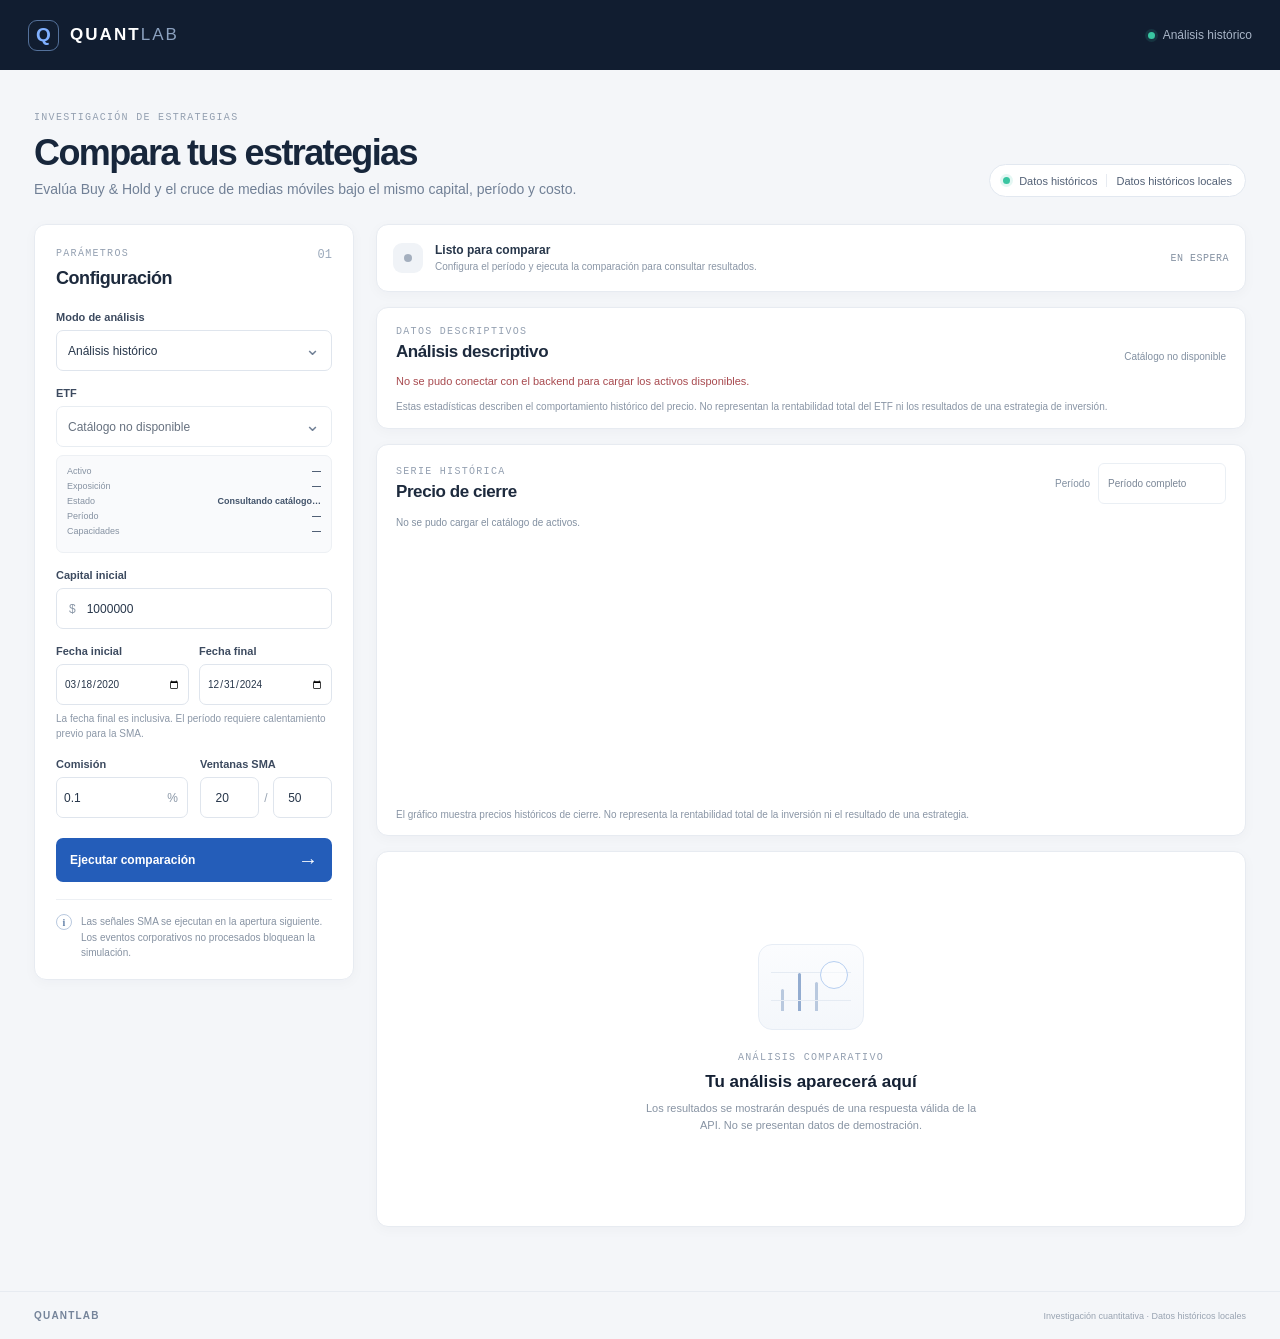
<file: tp-final/frontend/index.html>
<!doctype html>
<html lang="es">
  <head>
    <meta charset="utf-8">
    <meta name="viewport" content="width=device-width, initial-scale=1">
    <meta name="theme-color" content="#101a2b">
    <meta name="description" content="Comparador de estrategias históricas de inversión de QUANTLAB.">
    <title>QUANTLAB · Comparador de estrategias</title>
    <link rel="stylesheet" href="styles.css">
    <script src="app.js" defer></script>
  </head>
  <body>
    <div class="app-shell">
      <header class="topbar">
        <a class="brand" href="#inicio" aria-label="QUANTLAB, inicio">
          <span class="brand-mark" aria-hidden="true">Q</span>
          <span class="brand-name">QUANT<span>LAB</span></span>
        </a>
        <div class="topbar-meta">
          <span class="environment-dot" aria-hidden="true"></span>
          <span id="mode-indicator-label">Análisis histórico</span>
        </div>
      </header>

      <main id="inicio" class="page-content">
        <section class="page-intro" aria-labelledby="page-title">
          <div>
            <p class="eyebrow">INVESTIGACIÓN DE ESTRATEGIAS</p>
            <h1 id="page-title">Compara tus estrategias</h1>
            <p class="intro-copy">Evalúa Buy &amp; Hold y el cruce de medias móviles bajo el mismo capital, período y costo.</p>
          </div>
          <div class="market-pill" aria-live="polite" aria-label="Fuente de datos seleccionada">
            <span class="market-pulse"></span>
            <span id="source-indicator-main">Dataset</span>
            <span class="pill-divider"></span>
            <span id="source-indicator-detail">Consultando catálogo…</span>
            <span id="source-indicator-scenario" class="source-indicator-scenario" hidden></span>
          </div>
        </section>

        <section class="workspace" aria-label="Configuración y resultados de la comparación">
          <aside class="config-panel panel" aria-labelledby="config-title">
            <div class="panel-heading">
              <div>
                <p class="eyebrow">PARÁMETROS</p>
                <h2 id="config-title">Configuración</h2>
              </div>
              <span class="step-number">01</span>
            </div>

            <form id="comparison-form" novalidate>
              <label class="field-label" for="analysis-mode">Modo de análisis</label>
              <div class="select-wrap">
                <select id="analysis-mode" name="analysis_mode">
                  <option value="historical">Análisis histórico</option>
                  <option value="experimental">Comparación experimental</option>
                </select>
                <span class="select-chevron" aria-hidden="true">⌄</span>
              </div>

              <label id="dataset-select-label" class="field-label" for="dataset-id">ETF</label>
              <div class="select-wrap">
                <select id="dataset-id" name="dataset_id" required>
                  <option value="">Cargando catálogo…</option>
                </select>
                <span class="select-chevron" aria-hidden="true">⌄</span>
              </div>
              <div id="dataset-catalog-info" class="dataset-catalog-info" aria-live="polite" data-historical-only>
                <p><span>Activo</span><strong id="dataset-instrument">—</strong></p>
                <p><span>Exposición</span><strong id="dataset-exposure">—</strong></p>
                <p><span>Estado</span><strong id="dataset-validation-status">Consultando catálogo…</strong></p>
                <p><span>Período</span><strong id="dataset-available-period">—</strong></p>
                <p><span>Capacidades</span><strong id="dataset-capabilities">—</strong></p>
                <p id="dataset-validation-note"></p>
              </div>

              <div data-experimental-only hidden>
                <label class="field-label" for="synthetic-scenario">Escenario sintético</label>
                <div class="select-wrap">
                  <select id="synthetic-scenario" name="scenario">
                    <option value="uptrend">Tendencia alcista</option>
                    <option value="sideways">Mercado lateral</option>
                    <option value="high_volatility">Alta volatilidad</option>
                  </select>
                  <span class="select-chevron" aria-hidden="true">⌄</span>
                </div>
                <label class="field-label" for="session-count">Sesiones evaluadas</label>
                <input id="session-count" name="session_count" type="number" min="2" max="2000" step="1" value="252" required>
              </div>

              <label class="field-label" for="initial-capital">Capital inicial</label>
              <div class="input-with-prefix">
                <span aria-hidden="true">$</span>
                <input id="initial-capital" name="initial_capital" type="number" min="0.01" step="any" value="1000000" required>
              </div>

              <div class="field-row" data-historical-only>
                <div>
                  <label class="field-label" for="evaluation-start">Fecha inicial</label>
                  <input id="evaluation-start" name="evaluation_start" type="date" value="2020-03-18" required>
                </div>
                <div>
                  <label class="field-label" for="evaluation-end">Fecha final</label>
                  <input id="evaluation-end" name="evaluation_end" type="date" value="2024-12-31" required>
                </div>
              </div>
              <p class="field-hint" data-historical-only>La fecha final es inclusiva. El período requiere calentamiento previo para la SMA.</p>

              <div class="field-row compact-row">
                <div>
                  <label class="field-label" for="transaction-cost">Comisión</label>
                  <div class="input-with-suffix">
                    <input id="transaction-cost" name="transaction_cost_rate" type="number" min="0" max="99.99" step="0.01" value="0.1" required>
                    <span>%</span>
                  </div>
                </div>
                <div class="sma-fields">
                  <label class="field-label" for="short-window">Ventanas SMA</label>
                  <div class="window-inputs">
                    <input id="short-window" name="short_window" type="number" min="1" step="1" value="20" aria-label="Ventana corta SMA" required>
                    <span aria-hidden="true">/</span>
                    <input id="long-window" name="long_window" type="number" min="2" step="1" value="50" aria-label="Ventana larga SMA" required>
                  </div>
                </div>
              </div>
              <p id="form-error" class="form-error" role="alert" hidden></p>

              <button id="run-button" class="primary-button" type="submit">
                <span class="button-label">Ejecutar comparación</span>
                <span class="button-arrow" aria-hidden="true">→</span>
              </button>
            </form>

            <div class="model-note">
              <span class="note-icon" aria-hidden="true">i</span>
              <p>Las señales SMA se ejecutan en la apertura siguiente. Los eventos corporativos no procesados bloquean la simulación.</p>
            </div>
          </aside>

          <div class="results-column">
            <section class="status-panel panel" aria-live="polite" aria-atomic="true">
              <div id="connection-indicator" class="connection-indicator idle" aria-hidden="true"><span></span></div>
              <div class="status-copy">
                <p id="status-title" class="status-title">Listo para comparar</p>
                <p id="status-message" class="status-message">Configura el período y ejecuta la comparación para consultar resultados.</p>
              </div>
              <span id="status-tag" class="status-tag">EN ESPERA</span>
            </section>

            <section id="historical-summary" class="historical-summary panel" aria-labelledby="historical-summary-title">
              <div class="section-heading">
                <div><p class="eyebrow">DATOS DESCRIPTIVOS</p><h2 id="historical-summary-title">Análisis descriptivo</h2></div>
                <span id="summary-status" class="summary-status" role="status">Consultando dataset…</span>
              </div>
              <p id="summary-error" class="summary-error" role="alert" hidden></p>
              <p id="summary-period-note" class="summary-period-note" hidden></p>
              <div id="summary-values" class="summary-grid" hidden>
                <article><span>Sesiones</span><strong id="summary-sessions">—</strong><small id="summary-dates">—</small></article>
                <article><span>Precio Close</span><strong id="summary-prices">—</strong><small>Inicial → final · USD</small></article>
                <article><span>Variación del precio</span><strong id="summary-change">—</strong><small>Close inicial a final</small></article>
                <article><span>Volatilidad anualizada</span><strong id="summary-volatility">—</strong><small>Rendimientos diarios Close</small></article>
                <article><span>Máximo drawdown</span><strong id="summary-drawdown">—</strong><small>Serie de precios Close</small></article>
                <article><span>Eventos corporativos</span><strong id="summary-events">—</strong><small>Dividendos · splits</small></article>
              </div>
              <p id="summary-unavailable" class="summary-unavailable" hidden></p>
              <p class="summary-disclaimer">Estas estadísticas describen el comportamiento histórico del precio. No representan la rentabilidad total del ETF ni los resultados de una estrategia de inversión.</p>
            </section>

            <section id="historical-price-section" class="historical-price-section panel" data-historical-only aria-labelledby="historical-price-title">
              <div class="section-heading historical-price-heading">
                <div><p class="eyebrow">SERIE HISTÓRICA</p><h2 id="historical-price-title">Precio de cierre</h2></div>
                <label class="price-period-control" for="historical-price-period">
                  <span>Período</span>
                  <select id="historical-price-period" aria-label="Período del gráfico de precios">
                    <option value="3m">3 meses</option>
                    <option value="6m">6 meses</option>
                    <option value="1y">1 año</option>
                    <option value="all" selected>Período completo</option>
                  </select>
                </label>
              </div>
              <p id="historical-price-status" class="historical-price-status" role="status" aria-live="polite">Selecciona un activo con análisis descriptivo disponible.</p>
              <div class="historical-price-chart-wrap">
                <canvas id="historical-price-chart" role="img" aria-label="Gráfico descriptivo del precio de cierre frente a fecha" hidden></canvas>
              </div>
              <p class="historical-price-disclaimer">El gráfico muestra precios históricos de cierre. No representa la rentabilidad total de la inversión ni el resultado de una estrategia.</p>
            </section>

            <div id="error-panel" class="alert-panel error-panel" role="alert" hidden>
              <span class="alert-symbol" aria-hidden="true">!</span>
              <div><h2 id="error-title">No se pudo completar la comparación</h2><p id="error-message"></p></div>
            </div>
            <section id="dataset-analysis" class="alert-panel warning-panel dataset-analysis" role="status" aria-labelledby="analysis-title" hidden>
              <span class="alert-symbol" aria-hidden="true">i</span>
              <div>
                <h2 id="analysis-title">Análisis del dataset</h2>
                <p id="analysis-message"></p>
                <ul id="analysis-details"></ul>
              </div>
            </section>
            <div id="warning-panel" class="alert-panel warning-panel" role="status" hidden>
              <span class="alert-symbol" aria-hidden="true">i</span>
              <div><h2>Advertencia del conjunto de datos</h2><ul id="warning-list"></ul></div>
            </div>

            <section id="empty-state" class="empty-state panel" aria-label="Sin resultados">
              <div class="empty-illustration" aria-hidden="true">
                <span class="empty-line line-one"></span><span class="empty-line line-two"></span><span class="empty-line line-three"></span>
                <span class="empty-orbit"></span>
              </div>
              <p class="eyebrow">ANÁLISIS COMPARATIVO</p>
              <h2>Tu análisis aparecerá aquí</h2>
              <p>Los resultados se mostrarán después de una respuesta válida de la API. No se presentan datos de demostración.</p>
            </section>

            <div id="results" hidden>
              <section class="metrics-section" aria-labelledby="metrics-title">
                <div class="section-heading">
                  <div><p class="eyebrow">RESUMEN DE DESEMPEÑO</p><h2 id="metrics-title">Métricas financieras</h2><p id="results-source-note" class="results-source-note" hidden></p></div>
                  <div class="strategy-switch" role="group" aria-label="Destacar estrategia">
                    <button type="button" class="strategy-option is-active" data-focus="both" aria-pressed="true">Comparar</button>
                    <button type="button" class="strategy-option" data-focus="buy_and_hold" aria-pressed="false"><span class="legend-dot buy-dot"></span>Buy &amp; Hold</button>
                    <button type="button" class="strategy-option" data-focus="sma_crossover" aria-pressed="false"><span class="legend-dot sma-dot"></span>SMA</button>
                  </div>
                </div>
                <div class="metric-grid">
                  <article class="metric-card panel"><p class="metric-name">Patrimonio final</p><div class="metric-values"><span data-final="buy_and_hold">—</span><span data-final="sma_crossover">—</span></div><div class="metric-labels"><span>Buy &amp; Hold</span><span>SMA</span></div></article>
                  <article class="metric-card panel"><p class="metric-name">Rentabilidad acumulada</p><div class="metric-values"><span data-metric="cumulative_return" data-strategy="buy_and_hold">—</span><span data-metric="cumulative_return" data-strategy="sma_crossover">—</span></div><div class="metric-labels"><span>Buy &amp; Hold</span><span>SMA</span></div></article>
                  <article class="metric-card panel"><p class="metric-name">Rentabilidad anualizada</p><div class="metric-values"><span data-metric="annualized_return" data-strategy="buy_and_hold">—</span><span data-metric="annualized_return" data-strategy="sma_crossover">—</span></div><div class="metric-labels"><span>Buy &amp; Hold</span><span>SMA</span></div></article>
                  <article class="metric-card panel"><p class="metric-name">Volatilidad anualizada</p><div class="metric-values"><span data-metric="annualized_volatility" data-strategy="buy_and_hold">—</span><span data-metric="annualized_volatility" data-strategy="sma_crossover">—</span></div><div class="metric-labels"><span>Buy &amp; Hold</span><span>SMA</span></div></article>
                  <article class="metric-card panel"><p class="metric-name">Drawdown máximo</p><div class="metric-values"><span data-metric="maximum_drawdown" data-strategy="buy_and_hold">—</span><span data-metric="maximum_drawdown" data-strategy="sma_crossover">—</span></div><div class="metric-labels"><span>Buy &amp; Hold</span><span>SMA</span></div></article>
                </div>
                <p id="metric-note" class="metric-note" hidden></p>
              </section>

              <section class="chart-section panel" aria-labelledby="chart-title">
                <div class="section-heading chart-heading">
                  <div><p class="eyebrow">EVOLUCIÓN DEL PATRIMONIO</p><h2 id="chart-title">Curvas de capital</h2></div>
                  <div class="chart-legend"><span><i class="legend-line buy-line"></i>Buy &amp; Hold</span><span><i class="legend-line sma-line"></i>SMA</span></div>
                </div>
                <div class="chart-wrap"><canvas id="equity-chart" role="img" aria-label="Gráfico comparativo de las curvas de patrimonio"></canvas></div>
                <div class="chart-footnote"><span id="chart-start">—</span><span>Valoración diaria a Close</span><span id="chart-end">—</span></div>
              </section>

              <section class="trades-section panel" aria-labelledby="trades-title">
                <div class="section-heading trades-heading"><div><p class="eyebrow">ACTIVIDAD DE CARTERA</p><h2 id="trades-title">Operaciones ejecutadas</h2></div><span id="trade-count" class="count-badge">0</span></div>
                <div class="table-scroll">
                  <table>
                    <thead><tr><th>Sesión</th><th>Estrategia</th><th>Operación</th><th class="numeric">Unidades</th><th class="numeric">Precio</th><th class="numeric">Comisión</th></tr></thead>
                    <tbody id="trades-body"></tbody>
                  </table>
                  <p id="no-trades" class="no-trades" hidden>No hubo operaciones durante el período evaluado.</p>
                </div>
              </section>
              <p class="disclaimer">Simulación histórica con fines educativos. Los resultados pasados no garantizan resultados futuros.</p>
            </div>
          </div>
        </section>
      </main>
      <footer class="footer"><span>QUANTLAB</span><span>Investigación cuantitativa · Datos históricos locales</span></footer>
    </div>
  </body>
</html>
</file>
<file: tp-final/frontend/styles.css>
:root {
  color-scheme: light;
  --ink: #142033;
  --muted: #718096;
  --muted-2: #94a0b1;
  --line: #e7ebf1;
  --surface: #fff;
  --canvas: #f4f6f9;
  --navy: #111d30;
  --blue: #3378e5;
  --blue-soft: #eaf2ff;
  --teal: #16a68a;
  --teal-soft: #e7f7f3;
  --red: #c4444e;
  --red-soft: #fff0f0;
  --amber: #996300;
  --amber-soft: #fff7e6;
  font-family: 'DM Sans', 'Segoe UI', sans-serif;
  background: var(--canvas);
  color: var(--ink);
  font-synthesis: none;
  text-rendering: optimizeLegibility;
}

* { box-sizing: border-box; }
body { margin: 0; min-width: 320px; background: var(--canvas); }
button, input, select { font: inherit; }
button:focus-visible, input:focus-visible, select:focus-visible, a:focus-visible { outline: 3px solid #8db7ff; outline-offset: 2px; }
[hidden] { display: none !important; }

.app-shell { min-height: 100vh; display: flex; flex-direction: column; }
.topbar { height: 70px; background: var(--navy); color: #fff; display: flex; align-items: center; justify-content: space-between; padding: 0 max(28px, calc((100vw - 1440px) / 2)); }
.brand { color: inherit; display: inline-flex; align-items: center; gap: 11px; text-decoration: none; }
.brand-mark { display: grid; place-items: center; width: 31px; height: 31px; border: 1px solid #54719b; border-radius: 9px; color: #80b0ff; font: 800 19px Manrope, sans-serif; }
.brand-name { font: 800 17px Manrope, sans-serif; letter-spacing: .12em; }
.brand-name span { color: #8ba1bf; font-weight: 500; }
.topbar-meta { color: #a9b5c7; font-size: 12px; display: flex; align-items: center; gap: 8px; }
.environment-dot, .market-pulse { width: 7px; height: 7px; border-radius: 50%; background: #39c5a1; box-shadow: 0 0 0 3px #39c5a122; }
.page-content { width: min(1440px, 100%); margin: 0 auto; padding: 42px 34px 64px; flex: 1; }
.page-intro { display: flex; justify-content: space-between; align-items: end; gap: 24px; margin-bottom: 27px; }
.eyebrow { margin: 0 0 9px; color: var(--muted-2); font: 500 10px 'DM Mono', monospace; letter-spacing: .13em; }
h1, h2, p { margin-top: 0; }
h1 { margin-bottom: 8px; color: #17263b; font: 700 clamp(27px, 3vw, 36px)/1.15 Manrope, sans-serif; letter-spacing: -.045em; }
.intro-copy { margin: 0; color: var(--muted); font-size: 14px; }
.market-pill { white-space: nowrap; border: 1px solid #e2e8f0; border-radius: 999px; padding: 9px 13px; color: #526075; background: #fff; font-size: 11px; display: flex; align-items: center; gap: 9px; }
.pill-divider { width: 1px; height: 13px; background: var(--line); }
.source-indicator-scenario { padding: 4px 7px; border-radius: 5px; background: #f1f5fa; color: #62738a; font-size: 10px; }
.workspace { display: grid; grid-template-columns: minmax(280px, 320px) minmax(0, 1fr); align-items: start; gap: 22px; }
.panel { background: var(--surface); border: 1px solid var(--line); border-radius: 12px; box-shadow: 0 3px 13px #17263b08; }
.config-panel { padding: 23px 21px 18px; position: sticky; top: 20px; }
.panel-heading, .section-heading { display: flex; align-items: center; justify-content: space-between; gap: 18px; }
.panel-heading { align-items: flex-start; margin-bottom: 22px; }
.panel-heading h2, .section-heading h2 { margin: 0; color: #1d2a3d; font: 700 18px Manrope, sans-serif; letter-spacing: -.025em; }
.step-number { color: #9ba9bb; font: 12px 'DM Mono', monospace; }
.field-label { display: block; margin: 16px 0 7px; color: #3c4a5f; font-size: 11px; font-weight: 600; }
.select-wrap { position: relative; }
input, select { width: 100%; height: 41px; border: 1px solid #dfe5ed; border-radius: 7px; background: #fff; color: #27364a; padding: 0 11px; font-size: 12px; outline: none; transition: border-color .16s, box-shadow .16s; }
input:hover, select:hover { border-color: #b7c4d3; }
input:focus, select:focus { border-color: #6b9ff1; box-shadow: 0 0 0 3px #3378e51a; }
select { appearance: none; padding-right: 34px; }
.select-chevron { position: absolute; right: 12px; top: 8px; color: #718096; font-size: 18px; pointer-events: none; }
.field-hint { color: #8c98a8; margin: 6px 0 1px; font-size: 10px; line-height: 1.5; }
.input-with-prefix, .input-with-suffix { height: 41px; border: 1px solid #dfe5ed; border-radius: 7px; display: flex; align-items: center; overflow: hidden; color: #8b98a8; font-size: 12px; }
.input-with-prefix:focus-within, .input-with-suffix:focus-within { border-color: #6b9ff1; box-shadow: 0 0 0 3px #3378e51a; }
.input-with-prefix span { padding-left: 12px; }
.input-with-prefix input, .input-with-suffix input { border: 0; box-shadow: none; height: 39px; }
.field-row { display: grid; grid-template-columns: 1fr 1fr; gap: 10px; }
.field-row > div { min-width: 0; }
input[type=date] { padding: 0 7px; font-size: 10px; }
.compact-row { gap: 12px; }
.input-with-suffix input { padding: 0 7px; min-width: 0; }
.input-with-suffix span { padding: 0 9px 0 3px; }
.window-inputs { display: flex; align-items: center; gap: 5px; }
.window-inputs input { min-width: 0; text-align: center; padding: 0 5px; }
.window-inputs span { color: #98a4b3; font-size: 12px; }
.primary-button { width: 100%; height: 44px; margin-top: 20px; padding: 0 14px; border: 0; border-radius: 7px; background: #245db9; color: #fff; display: flex; align-items: center; justify-content: space-between; cursor: pointer; font-size: 12px; font-weight: 600; transition: background .16s, transform .16s; }
.primary-button:hover { background: #1c4f9e; transform: translateY(-1px); }
.primary-button:disabled { opacity: .68; cursor: wait; transform: none; }
.button-arrow { font-size: 20px; font-weight: 400; }
.button-spinner { display: inline-block; width: 14px; height: 14px; border: 2px solid #ffffff55; border-top-color: #fff; border-radius: 50%; animation: spin .7s linear infinite; margin-right: 8px; vertical-align: -2px; }
@keyframes spin { to { transform: rotate(360deg); } }
.model-note { margin: 17px 0 0; padding-top: 14px; border-top: 1px solid #edf0f4; display: flex; gap: 9px; align-items: flex-start; }
.model-note p { margin: 0; color: #8692a2; font-size: 10px; line-height: 1.55; }
.note-icon { flex: 0 0 16px; width: 16px; height: 16px; display: grid; place-items: center; border: 1px solid #b9c9df; border-radius: 50%; color: #6280a7; font: 600 10px Georgia, serif; }
.results-column { min-width: 0; display: grid; gap: 15px; }
.status-panel { min-height: 68px; display: flex; align-items: center; gap: 12px; padding: 13px 16px; }
.connection-indicator { flex: 0 0 30px; width: 30px; height: 30px; display: grid; place-items: center; border-radius: 9px; background: #f0f3f7; }
.connection-indicator span { display: block; width: 8px; height: 8px; border-radius: 50%; background: #a4afbe; }
.connection-indicator.loading span { background: #4f8dea; box-shadow: 0 0 0 4px #4f8dea22; animation: pulse 1.2s infinite; }
.connection-indicator.success { background: var(--teal-soft); }
.connection-indicator.success span { background: var(--teal); }
.connection-indicator.error { background: var(--red-soft); }
.connection-indicator.error span { background: var(--red); }
.connection-indicator.warning { background: var(--amber-soft); }
.connection-indicator.warning span { background: #cc8c12; }
@keyframes pulse { 50% { box-shadow: 0 0 0 7px #4f8dea12; } }
.status-copy { min-width: 0; flex: 1; }
.status-title { margin: 0 0 3px; color: #27364a; font-size: 12px; font-weight: 600; }
.status-message { margin: 0; color: #8a96a6; font-size: 10px; line-height: 1.45; }
.status-tag { color: #8491a2; font: 10px 'DM Mono', monospace; letter-spacing: .05em; }
.status-tag.is-error { color: var(--red); }
.status-tag.is-success { color: var(--teal); }
.alert-panel { border-radius: 9px; padding: 13px 15px; display: flex; align-items: flex-start; gap: 11px; }
.error-panel { border: 1px solid #f0c8ca; background: var(--red-soft); color: #7f3038; }
.warning-panel { border: 1px solid #f0dfb4; background: var(--amber-soft); color: #76520c; }
.alert-symbol { flex: 0 0 19px; width: 19px; height: 19px; display: grid; place-items: center; border: 1px solid currentColor; border-radius: 50%; font-size: 11px; font-weight: 700; }
.alert-panel h2 { margin: 1px 0 4px; font-size: 12px; font-weight: 700; }
.alert-panel p, .alert-panel li { margin: 0; color: #765b5e; font-size: 11px; line-height: 1.5; overflow-wrap: anywhere; }
.warning-panel li { color: #806321; }
.warning-panel ul { margin: 4px 0 0; padding-left: 16px; }
.dataset-analysis { background: #f5f8fc; border-color: #dce5f0; color: #465d79; }
.dataset-analysis .alert-symbol { color: #5379a6; }
.dataset-analysis p, .dataset-analysis li { color: #586c85; }
.empty-state { min-height: 376px; display: flex; flex-direction: column; align-items: center; justify-content: center; text-align: center; padding: 30px; }
.empty-illustration { width: 106px; height: 86px; margin-bottom: 22px; border: 1px solid #e7edf5; border-radius: 14px; position: relative; overflow: hidden; background: linear-gradient(180deg, #fbfcfe, #f4f7fb); }
.empty-illustration::before, .empty-illustration::after { content: ''; position: absolute; left: 12px; right: 12px; height: 1px; background: #e5ebf3; }
.empty-illustration::before { top: 27px; }.empty-illustration::after { top: 55px; }
.empty-line { position: absolute; bottom: 18px; display: block; width: 3px; background: #b9c9df; border-radius: 3px 3px 0 0; }
.line-one { left: 22px; height: 22px; }.line-two { left: 39px; height: 38px; background: #93acd0; }.line-three { left: 56px; height: 29px; }
.empty-orbit { position: absolute; left: 61px; top: 16px; width: 28px; height: 28px; border: 1px solid #b7cff1; border-radius: 50%; background: #fff8; }
.empty-state h2 { margin: 0 0 8px; font: 700 17px Manrope, sans-serif; }
.empty-state > p:last-child { max-width: 340px; margin: 0; color: #8793a3; font-size: 11px; line-height: 1.6; }
.section-heading { align-items: end; margin-bottom: 13px; }
.results-source-note { margin: 5px 0 0; color: #8793a3; font-size: 10px; line-height: 1.4; }
.historical-summary { padding: 18px 19px 14px; }
.dataset-catalog-info { margin: 8px 0 14px; padding: 10px; border: 1px solid #edf0f4; border-radius: 7px; background: #f9fafc; }
.dataset-catalog-info p { display: flex; justify-content: space-between; gap: 8px; margin: 0 0 5px; color: #8692a2; font-size: 9px; }
.dataset-catalog-info p:last-child { display: block; margin: 6px 0 0; color: #6f7e91; line-height: 1.45; }
.dataset-catalog-info strong { color: #42536a; font-weight: 600; text-align: right; }
.historical-summary h2 { margin: 0; font: 700 17px Manrope, sans-serif; }
.summary-status { color: #8290a1; font-size: 10px; }
.summary-grid { display: grid; grid-template-columns: repeat(3, minmax(0, 1fr)); gap: 9px; }
.summary-grid article { min-width: 0; padding: 12px; border: 1px solid #edf0f4; border-radius: 8px; background: #fff; }
.summary-grid article span, .summary-grid small { display: block; color: #8793a3; font-size: 9px; }
.summary-grid strong { display: block; margin: 8px 0 4px; color: #24354b; font: 700 15px Manrope, sans-serif; overflow-wrap: anywhere; }
.summary-grid small { color: #9aa5b3; }
.summary-disclaimer { margin: 11px 0 0; color: #8995a5; font-size: 10px; line-height: 1.5; }
.summary-error { margin: 0 0 12px; color: #a84a4f; font-size: 11px; }
.summary-period-note, .summary-unavailable { margin: 0 0 10px; color: #718096; font-size: 10px; line-height: 1.5; }
.summary-unavailable { color: #996300; }
.historical-price-section { padding: 18px 19px 13px; }
.historical-price-heading { align-items: center; }
.historical-price-heading h2 { margin: 0; color: #1d2a3d; font: 700 17px Manrope, sans-serif; }
.price-period-control { display: flex; align-items: center; gap: 8px; color: #8290a1; font-size: 10px; }
.price-period-control select { min-width: 128px; padding: 7px 27px 7px 9px; border: 1px solid #e2e8f0; border-radius: 6px; color: #42536a; background: #fff; font: inherit; }
.historical-price-status { min-height: 15px; margin: 0 0 6px; color: #8290a1; font-size: 10px; }
.historical-price-chart-wrap { width: 100%; height: 260px; position: relative; }
#historical-price-chart { display: block; width: 100%; height: 100%; }
.historical-price-disclaimer { margin: 9px 0 0; color: #8995a5; font-size: 10px; line-height: 1.5; }
.section-heading .eyebrow { margin-bottom: 5px; }
.strategy-switch { display: flex; gap: 4px; padding: 4px; border: 1px solid #e5eaf0; border-radius: 8px; background: #fff; }
.strategy-option { border: 0; border-radius: 5px; background: transparent; color: #778496; cursor: pointer; padding: 7px 9px; font-size: 10px; display: flex; align-items: center; gap: 6px; white-space: nowrap; }
.strategy-option:hover { color: var(--ink); background: #f6f8fb; }
.strategy-option.is-active { color: #25354a; background: #edf2f8; font-weight: 600; }
.legend-dot { width: 7px; height: 7px; display: inline-block; border-radius: 50%; }.buy-dot { background: var(--blue); }.sma-dot { background: var(--teal); }
.metric-grid { display: grid; grid-template-columns: repeat(5, minmax(0, 1fr)); gap: 10px; }
.metric-card { padding: 14px 13px 12px; min-height: 112px; }
.metric-name { margin: 0 0 16px; color: #8793a3; font-size: 10px; }
.metric-values { display: grid; grid-template-columns: 1fr 1fr; gap: 4px; color: #24354b; font: 700 clamp(13px, 1.4vw, 17px) Manrope, sans-serif; letter-spacing: -.035em; }
.metric-values span { white-space: nowrap; overflow: hidden; text-overflow: ellipsis; transition: opacity .15s, color .15s; }
.metric-values span[data-strategy="buy_and_hold"] { color: #3476d9; }.metric-values span[data-strategy="sma_crossover"] { color: #149c82; }
.metric-labels { display: grid; grid-template-columns: 1fr 1fr; gap: 4px; margin-top: 6px; color: #a0aab7; font-size: 8px; }
.metric-card[data-focus="buy_and_hold"] [data-strategy="sma_crossover"], .metric-card[data-focus="sma_crossover"] [data-strategy="buy_and_hold"] { opacity: .25; }
.metric-note { margin: 8px 0 0; color: #8995a5; font-size: 10px; }
.chart-section { padding: 18px 19px 12px; }
.chart-heading { margin-bottom: 7px; }
.chart-legend { display: flex; gap: 15px; color: #718096; font-size: 10px; }
.chart-legend span { display: flex; align-items: center; gap: 6px; }
.legend-line { width: 13px; height: 2px; display: inline-block; border-radius: 2px; }.buy-line { background: var(--blue); }.sma-line { background: var(--teal); }
.chart-wrap { height: 260px; position: relative; width: 100%; }
#equity-chart { width: 100%; height: 100%; display: block; }
.chart-footnote { padding-top: 8px; display: flex; align-items: center; justify-content: space-between; border-top: 1px solid #f0f2f5; color: #9aa5b3; font: 9px 'DM Mono', monospace; }
.chart-footnote span:nth-child(2) { font-family: 'DM Sans', sans-serif; }
.trades-section { padding: 18px 19px 8px; }
.trades-heading { margin-bottom: 12px; }
.count-badge { min-width: 25px; height: 23px; padding: 0 7px; display: grid; place-items: center; border-radius: 6px; background: #f0f4f8; color: #65758a; font: 10px 'DM Mono', monospace; }
.table-scroll { overflow-x: auto; }
table { width: 100%; border-collapse: collapse; text-align: left; white-space: nowrap; }
thead { background: #f7f9fb; }
th { padding: 9px 10px; color: #8290a1; font-size: 9px; font-weight: 600; }
td { padding: 10px; border-bottom: 1px solid #eef1f5; color: #536176; font-size: 10px; }
tbody tr:last-child td { border-bottom: 0; }
.numeric { text-align: right; font-variant-numeric: tabular-nums; }
.strategy-chip { display: inline-flex; align-items: center; gap: 5px; }
.strategy-chip::before { content: ''; width: 6px; height: 6px; border-radius: 50%; background: var(--blue); }.strategy-chip.sma::before { background: var(--teal); }
.side-chip { display: inline-block; padding: 3px 6px; border-radius: 4px; font-size: 9px; font-weight: 600; text-transform: uppercase; }.side-buy { color: #267a65; background: #e7f7f1; }.side-sell { color: #a84a4f; background: #fff0f0; }
.no-trades { margin: 0; padding: 25px 0 20px; text-align: center; color: #8c98a8; font-size: 11px; }
.disclaimer { margin: 0; text-align: right; color: #9aa5b3; font-size: 9px; }
.footer { min-height: 48px; padding: 0 34px; border-top: 1px solid #e7ebf1; color: #98a3b1; display: flex; align-items: center; justify-content: space-between; font-size: 9px; }
.footer span:first-child { font: 700 10px Manrope, sans-serif; letter-spacing: .12em; color: #75849a; }

@media (max-width: 1060px) {
  .page-content { padding: 34px 23px 50px; }
  .workspace { grid-template-columns: 275px minmax(0, 1fr); gap: 15px; }
  .metric-grid { grid-template-columns: repeat(2, minmax(0, 1fr)); }
  .summary-grid { grid-template-columns: repeat(2, minmax(0, 1fr)); }
  .metric-card { min-height: 103px; }
}
@media (max-width: 760px) {
  .topbar { height: 60px; padding: 0 18px; }
  .page-content { padding: 28px 16px 40px; }
  .page-intro { align-items: flex-start; flex-direction: column; margin-bottom: 19px; }
  .market-pill { font-size: 10px; }
  .workspace { grid-template-columns: 1fr; }
  .config-panel { position: static; }
  .results-column { gap: 12px; }
  .historical-summary { padding: 15px 13px; }
  .empty-state { min-height: 285px; }
  .status-tag { display: none; }
  .metric-grid { gap: 8px; }
  .section-heading { align-items: flex-start; flex-direction: column; }
  .strategy-switch { max-width: 100%; }
  .strategy-option { padding: 7px; }
  .chart-heading { flex-direction: row; align-items: end; }
  .chart-section, .trades-section, .historical-price-section { padding-left: 13px; padding-right: 13px; }
  .chart-wrap, .historical-price-chart-wrap { height: 220px; }
  .footer { padding: 0 17px; gap: 15px; }
}
@media (max-width: 410px) {
  .field-row { gap: 7px; }
  input[type=date] { font-size: 9px; }
  .metric-card { padding: 12px 9px; }
  .metric-values { font-size: 13px; }
  .metric-name { min-height: 25px; margin-bottom: 11px; }
  .chart-legend { gap: 8px; font-size: 9px; }
  .chart-footnote { font-size: 8px; }
  .footer span:last-child { text-align: right; }
}
</file>
